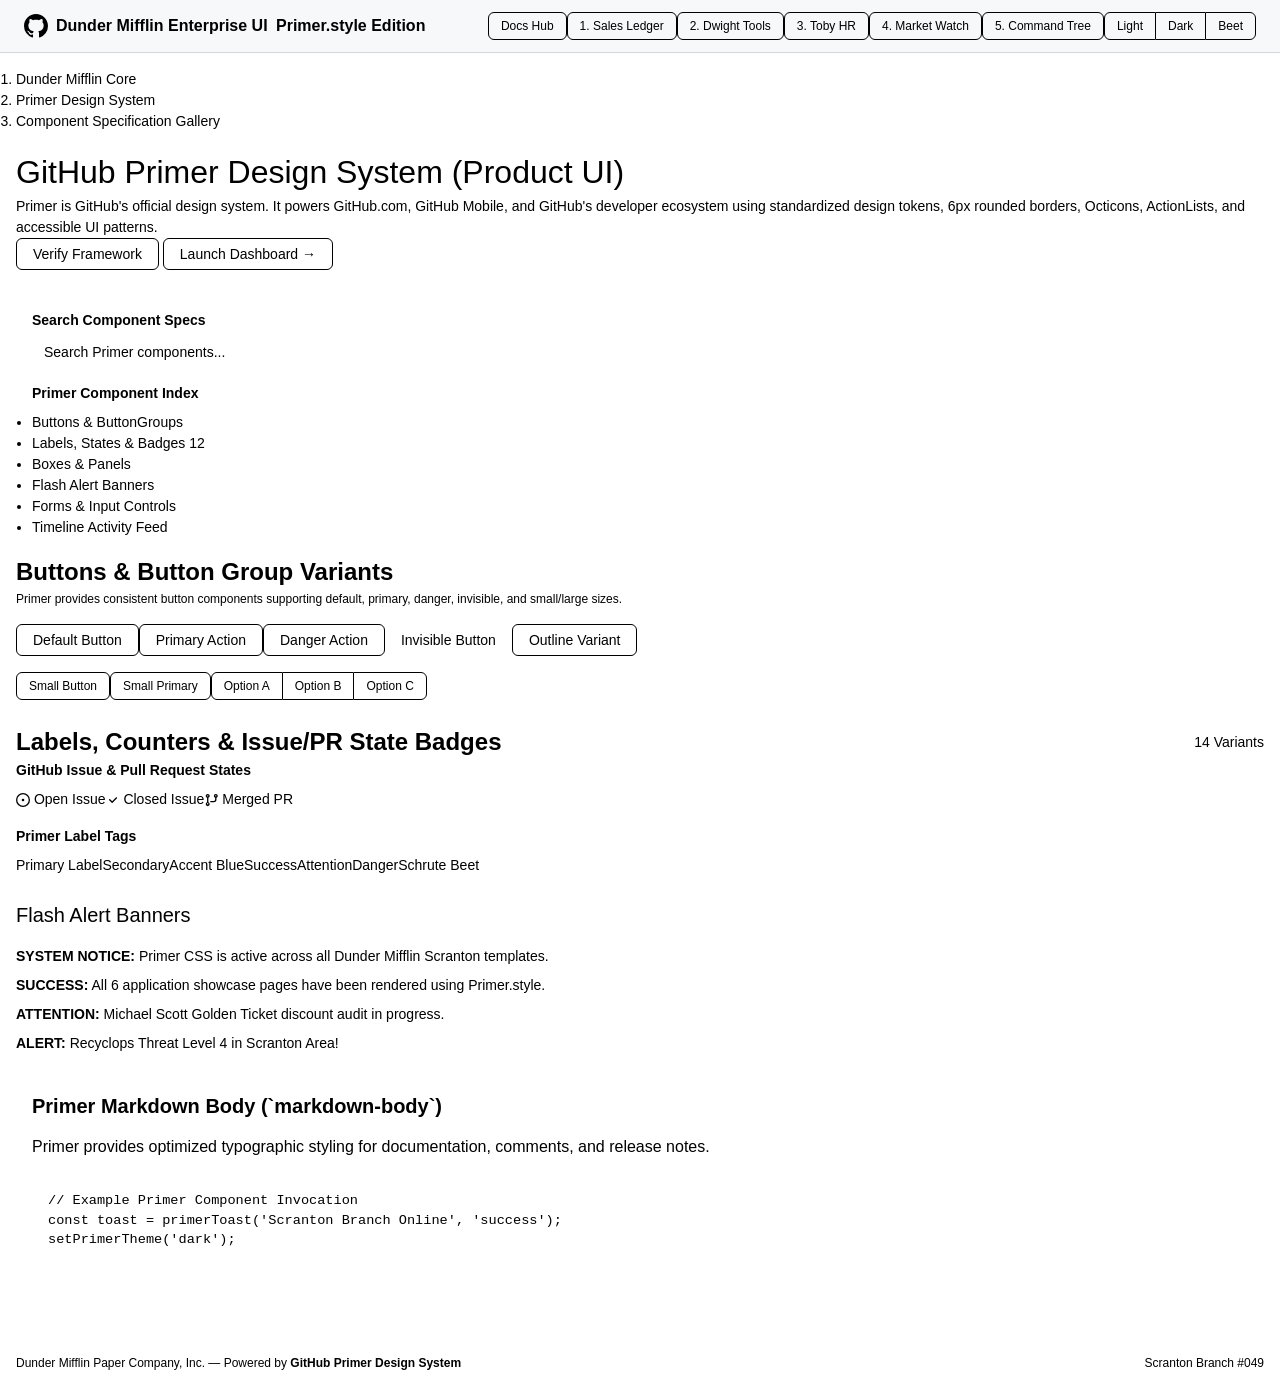
<file: index.html>
<!DOCTYPE html>
<html lang="en" data-color-mode="light">
<head>
  <meta charset="UTF-8">
  <meta name="viewport" content="width=device-width, initial-scale=1.0">
  <title>Primer Design System — Documentation Hub & Showcase</title>
  <link rel="stylesheet" href="primer-official.css">
  <link rel="stylesheet" href="primer-app.css">
  <script src="primer-components.js" defer></script>
</head>
<body>

  <!-- GitHub Header Bar -->
  <header class="Primer-Header d-flex flex-items-center flex-justify-between">
    <div class="Primer-Header-brand">
      <svg class="octicon octicon-mark-github" viewBox="0 0 16 16" width="24" height="24" fill="currentColor" aria-hidden="true"><path d="M8 0c4.42 0 8 3.58 8 8a8.013 8.013 0 0 1-5.45 7.59c-.4.08-.55-.17-.55-.38 0-.27.01-1.13.01-2.2 0-.75-.25-1.23-.54-1.48 1.78-.2 3.65-.88 3.65-3.95 0-.88-.31-1.59-.82-2.15.08-.2.36-1.02-.08-2.12 0 0-.67-.22-2.2.82-.64-.18-1.32-.27-2-.27-.68 0-1.36.09-2 .27-1.53-1.03-2.2-.82-2.2-.82-.44 1.1-.16 1.92-.08 2.12-.51.56-.82 1.28-.82 2.15 0 3.06 1.86 3.75 3.64 3.95-.23.2-.44.55-.51 1.07-.46.21-1.61.55-2.33-.66-.15-.24-.6-.83-1.23-.82-.67.01-.27.38.01.53.34.19.73.9.82 1.13.16.45.68 1.31 2.69.94 0 .67.01 1.3.01 1.49 0 .21-.15.45-.55.38A7.995 7.995 0 0 1 0 8c0-4.42 3.58-8 8-8Z"></path></svg>
      <span>Dunder Mifflin Enterprise UI <span class="Label Label--secondary ml-1">Primer.style Edition</span></span>
    </div>

    <div class="d-flex flex-items-center gap-3">
      <nav class="d-flex gap-2" aria-label="Main Navigation">
        <a href="index.html" class="btn btn-sm btn-primary" aria-current="page">Docs Hub</a>
        <a href="dashboard.html" class="btn btn-sm">1. Sales Ledger</a>
        <a href="tools.html" class="btn btn-sm">2. Dwight Tools</a>
        <a href="control-panel.html" class="btn btn-sm">3. Toby HR</a>
        <a href="terminal.html" class="btn btn-sm">4. Market Watch</a>
        <a href="workflow.html" class="btn btn-sm">5. Command Tree</a>
      </nav>

      <!-- Theme Mode Selector Buttons -->
      <div class="BtnGroup" role="group" aria-label="Primer Color Mode">
        <button type="button" class="BtnGroup-item btn btn-sm btn-primary" data-primer-theme-btn="light" onclick="setPrimerTheme('light')">Light</button>
        <button type="button" class="BtnGroup-item btn btn-sm" data-primer-theme-btn="dark" onclick="setPrimerTheme('dark')">Dark</button>
        <button type="button" class="BtnGroup-item btn btn-sm" data-primer-theme-btn="beet" onclick="setPrimerTheme('beet')">Beet</button>
      </div>
    </div>
  </header>

  <!-- Page Layout -->
  <div class="primer-app-container">
    
    <!-- Wayfinding Breadcrumb -->
    <nav aria-label="Breadcrumb" class="mb-3">
      <ol class="breadcrumb">
        <li class="breadcrumb-item"><a href="index.html">Dunder Mifflin Core</a></li>
        <li class="breadcrumb-item"><a href="index.html">Primer Design System</a></li>
        <li class="breadcrumb-item breadcrumb-item-selected" aria-current="page">Component Specification Gallery</li>
      </ol>
    </nav>

    <!-- Subhead Header -->
    <div class="Subhead mb-4">
      <div class="Subhead-heading">
        <h1 class="f1-light">GitHub Primer Design System (Product UI)</h1>
      </div>
      <div class="Subhead-description">
        Primer is GitHub's official design system. It powers GitHub.com, GitHub Mobile, and GitHub's developer ecosystem using standardized design tokens, 6px rounded borders, Octicons, ActionLists, and accessible UI patterns.
      </div>
      <div class="Subhead-actions">
        <button type="button" class="btn btn-primary" onclick="primerToast('Primer.style Theme Loaded!', 'success')">Verify Framework</button>
        <a href="dashboard.html" class="btn">Launch Dashboard →</a>
      </div>
    </div>

    <!-- Main Container Grid -->
    <div class="Layout Layout--sidebarPosition-start Layout--sidebar-wide">
      
      <!-- Sidebar -->
      <div class="Layout-sidebar">
        <div class="Box p-3">
          <div class="form-group mt-0 mb-3">
            <div class="form-group-header">
              <label for="component-search">Search Component Specs</label>
            </div>
            <div class="form-group-body">
              <input class="form-control input-block" type="text" id="component-search" placeholder="Search Primer components...">
            </div>
          </div>

          <h3 class="f5 text-bold mb-2">Primer Component Index</h3>
          <ul class="ActionList" role="list">
            <li class="ActionListItem ActionListItem--subtle">
              <a href="#buttons" class="ActionListContent">
                <span class="ActionListItem-label">Buttons & ButtonGroups</span>
              </a>
            </li>
            <li class="ActionListItem">
              <a href="#labels" class="ActionListContent">
                <span class="ActionListItem-label">Labels, States & Badges</span>
                <span class="ActionListItem-visual ActionListItem-visual--trailing">
                  <span class="Counter">12</span>
                </span>
              </a>
            </li>
            <li class="ActionListItem">
              <a href="#boxes" class="ActionListContent">
                <span class="ActionListItem-label">Boxes & Panels</span>
              </a>
            </li>
            <li class="ActionListItem">
              <a href="#alerts" class="ActionListContent">
                <span class="ActionListItem-label">Flash Alert Banners</span>
              </a>
            </li>
            <li class="ActionListItem">
              <a href="#forms" class="ActionListContent">
                <span class="ActionListItem-label">Forms & Input Controls</span>
              </a>
            </li>
            <li class="ActionListItem">
              <a href="#timeline" class="ActionListContent">
                <span class="ActionListItem-label">Timeline Activity Feed</span>
              </a>
            </li>
          </ul>
        </div>
      </div>

      <!-- Main Content Showcase -->
      <div class="Layout-main">
        
        <!-- 1. Buttons Showcase -->
        <section id="buttons" class="Box mb-4">
          <div class="Box-header">
            <h2 class="Box-title">Buttons & Button Group Variants</h2>
          </div>
          <div class="Box-body">
            <p class="text-muted f6 mb-3">Primer provides consistent button components supporting default, primary, danger, invisible, and small/large sizes.</p>
            
            <div class="d-flex flex-wrap gap-2 mb-3">
              <button type="button" class="btn">Default Button</button>
              <button type="button" class="btn btn-primary">Primary Action</button>
              <button type="button" class="btn btn-danger">Danger Action</button>
              <button type="button" class="btn btn-invisible">Invisible Button</button>
              <button type="button" class="btn btn-outline">Outline Variant</button>
            </div>

            <div class="d-flex flex-wrap gap-2 flex-items-center">
              <button type="button" class="btn btn-sm">Small Button</button>
              <button type="button" class="btn btn-sm btn-primary">Small Primary</button>
              <div class="BtnGroup">
                <button type="button" class="BtnGroup-item btn btn-sm selected">Option A</button>
                <button type="button" class="BtnGroup-item btn btn-sm">Option B</button>
                <button type="button" class="BtnGroup-item btn btn-sm">Option C</button>
              </div>
            </div>
          </div>
        </section>

        <!-- 2. Labels & States Showcase -->
        <section id="labels" class="Box mb-4">
          <div class="Box-header d-flex flex-items-center flex-justify-between">
            <h2 class="Box-title">Labels, Counters & Issue/PR State Badges</h2>
            <span class="Counter Counter--gray-light">14 Variants</span>
          </div>
          <div class="Box-body">
            <div class="mb-3">
              <h4 class="f5 text-bold mb-2">GitHub Issue & Pull Request States</h4>
              <div class="d-flex flex-wrap gap-2">
                <span class="State State--open"><svg class="octicon octicon-issue-opened" viewBox="0 0 16 16" width="14" height="14" fill="currentColor" aria-hidden="true"><path d="M8 9.5a1.5 1.5 0 1 0 0-3 1.5 1.5 0 0 0 0 3Z"></path><path d="M8 0a8 8 0 1 1 0 16A8 8 0 0 1 8 0ZM1.5 8a6.5 6.5 0 1 0 13 0 6.5 6.5 0 0 0-13 0Z"></path></svg> Open Issue</span>
                <span class="State State--closed"><svg class="octicon octicon-issue-closed" viewBox="0 0 16 16" width="14" height="14" fill="currentColor" aria-hidden="true"><path d="M11.28 4.22a.75.75 0 0 1 0 1.06L7.06 9.5 4.72 7.16a.751.751 0 0 0-1.042.018.751.751 0 0 0-.018 1.042l2.87 2.87a.75.75 0 0 0 1.06 0l4.75-4.75a.75.75 0 0 0 0-1.06Z"></path></svg> Closed Issue</span>
                <span class="State State--merged"><svg class="octicon octicon-git-merge" viewBox="0 0 16 16" width="14" height="14" fill="currentColor" aria-hidden="true"><path d="M5 3.25a.75.75 0 1 1-1.5 0 .75.75 0 0 1 1.5 0zm0 2.122a2.25 2.25 0 1 0-1.5 0v5.256a2.251 2.251 0 1 0 1.5 0V5.372zm0 6.878a.75.75 0 1 1-1.5 0 .75.75 0 0 1 1.5 0zm9.25-9a.75.75 0 1 1-1.5 0 .75.75 0 0 1 1.5 0zm0 2.122a2.25 2.25 0 1 0-1.5 0V7.5a1.5 1.5 0 0 1-1.5 1.5H7.75a.75.75 0 0 0 0 1.5h3.5A3 3 0 0 0 14.25 7.5V5.372z"></path></svg> Merged PR</span>
              </div>
            </div>

            <div>
              <h4 class="f5 text-bold mb-2">Primer Label Tags</h4>
              <div class="d-flex flex-wrap gap-2">
                <span class="Label Label--primary">Primary Label</span>
                <span class="Label Label--secondary">Secondary</span>
                <span class="Label Label--accent">Accent Blue</span>
                <span class="Label Label--success">Success</span>
                <span class="Label Label--attention">Attention</span>
                <span class="Label Label--danger">Danger</span>
                <span class="Label Label--purple">Schrute Beet</span>
              </div>
            </div>
          </div>
        </section>

        <!-- 3. Flash Alert Banners Showcase -->
        <section id="alerts" class="mb-4">
          <h2 class="f3-light mb-3">Flash Alert Banners</h2>
          
          <div class="Flash Flash--default mb-2">
            <span class="text-bold">SYSTEM NOTICE:</span> Primer CSS is active across all Dunder Mifflin Scranton templates.
          </div>

          <div class="Flash Flash--success mb-2">
            <span class="text-bold">SUCCESS:</span> All 6 application showcase pages have been rendered using Primer.style.
          </div>

          <div class="Flash Flash--warning mb-2">
            <span class="text-bold">ATTENTION:</span> Michael Scott Golden Ticket discount audit in progress.
          </div>

          <div class="Flash Flash--danger">
            <span class="text-bold">ALERT:</span> Recyclops Threat Level 4 in Scranton Area!
          </div>
        </section>

        <!-- 4. Markdown Body Showcase -->
        <section class="Box p-3">
          <div class="markdown-body">
            <h3>Primer Markdown Body (`markdown-body`)</h3>
            <p>Primer provides optimized typographic styling for documentation, comments, and release notes.</p>
            
            <pre><code>// Example Primer Component Invocation
const toast = primerToast('Scranton Branch Online', 'success');
setPrimerTheme('dark');</code></pre>
          </div>
        </section>

      </div>

    </div>

  </div>

  <!-- Footer -->
  <footer class="primer-app-container border-top text-center color-fg-muted f6 py-4 mt-5">
    <div class="d-flex flex-justify-between flex-items-center">
      <span>Dunder Mifflin Paper Company, Inc. — Powered by <strong>GitHub Primer Design System</strong></span>
      <span>Scranton Branch #049</span>
    </div>
  </footer>

</body>
</html>
</file>
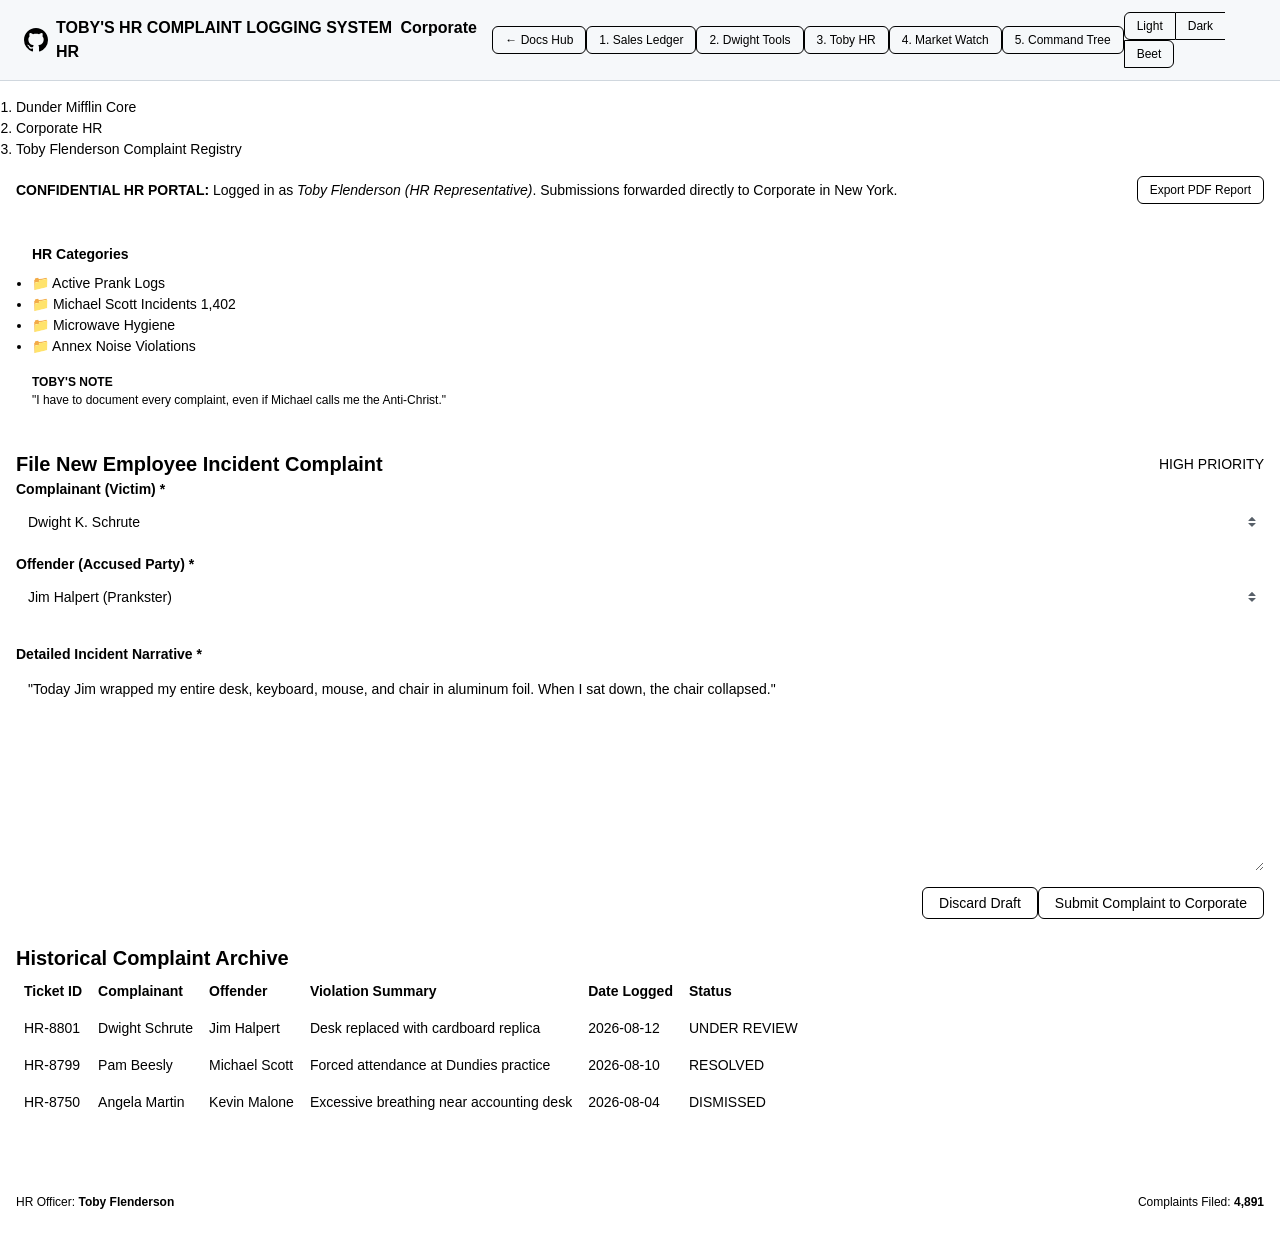
<file: control-panel.html>
<!DOCTYPE html>
<html lang="en" data-color-mode="light">
<head>
  <meta charset="UTF-8">
  <meta name="viewport" content="width=device-width, initial-scale=1.0">
  <title>Toby's HR Complaint System — Primer Design System</title>
  <link rel="stylesheet" href="primer-official.css">
  <link rel="stylesheet" href="primer-app.css">
  <script src="primer-components.js" defer></script>
</head>
<body>

  <!-- GitHub Header Bar -->
  <header class="Primer-Header d-flex flex-items-center flex-justify-between">
    <div class="Primer-Header-brand">
      <svg class="octicon octicon-mark-github" viewBox="0 0 16 16" width="24" height="24" fill="currentColor" aria-hidden="true"><path d="M8 0c4.42 0 8 3.58 8 8a8.013 8.013 0 0 1-5.45 7.59c-.4.08-.55-.17-.55-.38 0-.27.01-1.13.01-2.2 0-.75-.25-1.23-.54-1.48 1.78-.2 3.65-.88 3.65-3.95 0-.88-.31-1.59-.82-2.15.08-.2.36-1.02-.08-2.12 0 0-.67-.22-2.2.82-.64-.18-1.32-.27-2-.27-.68 0-1.36.09-2 .27-1.53-1.03-2.2-.82-2.2-.82-.44 1.1-.16 1.92-.08 2.12-.51.56-.82 1.28-.82 2.15 0 3.06 1.86 3.75 3.64 3.95-.23.2-.44.55-.51 1.07-.46.21-1.61.55-2.33-.66-.15-.24-.6-.83-1.23-.82-.67.01-.27.38.01.53.34.19.73.9.82 1.13.16.45.68 1.31 2.69.94 0 .67.01 1.3.01 1.49 0 .21-.15.45-.55.38A7.995 7.995 0 0 1 0 8c0-4.42 3.58-8 8-8Z"></path></svg>
      <span>TOBY'S HR COMPLAINT LOGGING SYSTEM <span class="Label Label--secondary ml-1">Corporate HR</span></span>
    </div>

    <div class="d-flex flex-items-center gap-3">
      <nav class="d-flex gap-2" aria-label="Main Navigation">
        <a href="index.html" class="btn btn-sm">← Docs Hub</a>
        <a href="dashboard.html" class="btn btn-sm">1. Sales Ledger</a>
        <a href="tools.html" class="btn btn-sm">2. Dwight Tools</a>
        <a href="control-panel.html" class="btn btn-sm btn-primary" aria-current="page">3. Toby HR</a>
        <a href="terminal.html" class="btn btn-sm">4. Market Watch</a>
        <a href="workflow.html" class="btn btn-sm">5. Command Tree</a>
      </nav>

      <!-- Theme Mode Selector Buttons -->
      <div class="BtnGroup" role="group" aria-label="Primer Color Mode">
        <button type="button" class="BtnGroup-item btn btn-sm btn-primary" data-primer-theme-btn="light" onclick="setPrimerTheme('light')">Light</button>
        <button type="button" class="BtnGroup-item btn btn-sm" data-primer-theme-btn="dark" onclick="setPrimerTheme('dark')">Dark</button>
        <button type="button" class="BtnGroup-item btn btn-sm" data-primer-theme-btn="beet" onclick="setPrimerTheme('beet')">Beet</button>
      </div>
    </div>
  </header>

  <!-- Main Container -->
  <div class="primer-app-container">
    
    <!-- Wayfinding Breadcrumb -->
    <nav aria-label="Breadcrumb" class="mb-3">
      <ol class="breadcrumb">
        <li class="breadcrumb-item"><a href="index.html">Dunder Mifflin Core</a></li>
        <li class="breadcrumb-item"><a href="control-panel.html">Corporate HR</a></li>
        <li class="breadcrumb-item breadcrumb-item-selected" aria-current="page">Toby Flenderson Complaint Registry</li>
      </ol>
    </nav>

    <!-- Top Alert Banner -->
    <div class="Flash Flash--warning mb-4 d-flex flex-items-center flex-justify-between">
      <div>
        <strong>CONFIDENTIAL HR PORTAL:</strong> Logged in as <em>Toby Flenderson (HR Representative)</em>. Submissions forwarded directly to Corporate in New York.
      </div>
      <button type="button" class="btn btn-sm" onclick="primerToast('Complaint Log Exported to PDF', 'default')">Export PDF Report</button>
    </div>

    <!-- Layout Grid -->
    <div class="Layout Layout--sidebarPosition-start Layout--sidebar-wide">
      
      <!-- Left Category Sidebar -->
      <div class="Layout-sidebar">
        <div class="Box p-3 mb-4">
          <h3 class="f5 text-bold mb-2">HR Categories</h3>
          <ul class="ActionList" role="list">
            <li class="ActionListItem ActionListItem--subtle">
              <a href="#" class="ActionListContent">
                <span class="ActionListItem-label">📁 Active Prank Logs</span>
              </a>
            </li>
            <li class="ActionListItem">
              <a href="#" class="ActionListContent">
                <span class="ActionListItem-label">📁 Michael Scott Incidents</span>
                <span class="ActionListItem-visual ActionListItem-visual--trailing">
                  <span class="Counter">1,402</span>
                </span>
              </a>
            </li>
            <li class="ActionListItem">
              <a href="#" class="ActionListContent">
                <span class="ActionListItem-label">📁 Microwave Hygiene</span>
              </a>
            </li>
            <li class="ActionListItem">
              <a href="#" class="ActionListContent">
                <span class="ActionListItem-label">📁 Annex Noise Violations</span>
              </a>
            </li>
          </ul>

          <div class="Flash Flash--default mt-3">
            <div class="text-bold f6 color-fg-muted">TOBY'S NOTE</div>
            <div class="f6 color-fg-subtle">"I have to document every complaint, even if Michael calls me the Anti-Christ."</div>
          </div>
        </div>
      </div>

      <!-- Main Form & Table Content -->
      <div class="Layout-main">
        
        <!-- Form Box -->
        <form id="hr-form" class="Box mb-4" onsubmit="handleComplaintSubmit(event)">
          <div class="Box-header d-flex flex-items-center flex-justify-between">
            <h3 class="Box-title">File New Employee Incident Complaint</h3>
            <span class="Label Label--danger">HIGH PRIORITY</span>
          </div>

          <div class="Box-body">
            <div class="gutter-sm d-flex flex-wrap">
              <div class="col-6 col-md-12 mb-3">
                <div class="form-group mt-0 mb-0">
                  <div class="form-group-header">
                    <label for="complainant-select">Complainant (Victim) <span class="color-fg-danger">*</span></label>
                  </div>
                  <div class="form-group-body">
                    <select id="complainant-select" class="form-select input-block">
                      <option selected>Dwight K. Schrute</option>
                      <option>Jim Halpert</option>
                      <option>Pam Beesly</option>
                      <option>Angela Martin</option>
                      <option>Kevin Malone</option>
                    </select>
                  </div>
                </div>
              </div>

              <div class="col-6 col-md-12 mb-3">
                <div class="form-group mt-0 mb-0">
                  <div class="form-group-header">
                    <label for="offender-select">Offender (Accused Party) <span class="color-fg-danger">*</span></label>
                  </div>
                  <div class="form-group-body">
                    <select id="offender-select" class="form-select input-block">
                      <option selected>Jim Halpert (Prankster)</option>
                      <option>Michael G. Scott (Regional Manager)</option>
                      <option>Creed Bratton (Unknown)</option>
                    </select>
                  </div>
                </div>
              </div>
            </div>

            <div class="form-group mb-3">
              <div class="form-group-header">
                <label for="incident-text">Detailed Incident Narrative <span class="color-fg-danger">*</span></label>
              </div>
              <div class="form-group-body">
                <textarea id="incident-text" class="form-control input-block" style="min-height:80px;">"Today Jim wrapped my entire desk, keyboard, mouse, and chair in aluminum foil. When I sat down, the chair collapsed."</textarea>
              </div>
            </div>

            <div class="d-flex flex-justify-end gap-2">
              <button type="button" class="btn" onclick="resetHRForm()">Discard Draft</button>
              <button type="submit" class="btn btn-primary">Submit Complaint to Corporate</button>
            </div>
          </div>
        </form>

        <!-- Complaint Table Box -->
        <div class="Box">
          <div class="Box-header">
            <h3 class="Box-title">Historical Complaint Archive</h3>
          </div>

          <div class="table-responsive">
            <table id="complaint-table" class="js-primer-sortable-table w-100" style="border-collapse: collapse;">
              <thead>
                <tr class="color-bg-subtle border-bottom">
                  <th class="p-2 text-left sortable">Ticket ID</th>
                  <th class="p-2 text-left sortable">Complainant</th>
                  <th class="p-2 text-left sortable">Offender</th>
                  <th class="p-2 text-left">Violation Summary</th>
                  <th class="p-2 text-left sortable">Date Logged</th>
                  <th class="p-2 text-left sortable">Status</th>
                </tr>
              </thead>
              <tbody>
                <tr class="Box-row">
                  <td class="p-2 font-mono">HR-8801</td>
                  <td class="p-2">Dwight Schrute</td>
                  <td class="p-2">Jim Halpert</td>
                  <td class="p-2">Desk replaced with cardboard replica</td>
                  <td class="p-2">2026-08-12</td>
                  <td class="p-2"><span class="Label Label--attention">UNDER REVIEW</span></td>
                </tr>
                <tr class="Box-row">
                  <td class="p-2 font-mono">HR-8799</td>
                  <td class="p-2">Pam Beesly</td>
                  <td class="p-2">Michael Scott</td>
                  <td class="p-2">Forced attendance at Dundies practice</td>
                  <td class="p-2">2026-08-10</td>
                  <td class="p-2"><span class="Label Label--success">RESOLVED</span></td>
                </tr>
                <tr class="Box-row">
                  <td class="p-2 font-mono">HR-8750</td>
                  <td class="p-2">Angela Martin</td>
                  <td class="p-2">Kevin Malone</td>
                  <td class="p-2">Excessive breathing near accounting desk</td>
                  <td class="p-2">2026-08-04</td>
                  <td class="p-2"><span class="Label Label--secondary">DISMISSED</span></td>
                </tr>
              </tbody>
            </table>
          </div>
        </div>

      </div>

    </div>

  </div>

  <!-- Footer -->
  <footer class="primer-app-container border-top text-center color-fg-muted f6 py-4 mt-5">
    <div class="d-flex flex-justify-between flex-items-center">
      <span>HR Officer: <strong>Toby Flenderson</strong></span>
      <span>Complaints Filed: <strong>4,891</strong></span>
    </div>
  </footer>

  <script>
    function escapeHTML(str) {
      if (!str) return '';
      return String(str)
        .replace(/&/g, '&amp;')
        .replace(/</g, '&lt;')
        .replace(/>/g, '&gt;')
        .replace(/"/g, '&quot;')
        .replace(/'/g, '&#039;');
    }

    function resetHRForm() {
      const form = document.getElementById('hr-form');
      if (form) {
        form.reset();
        primerToast('Draft Complaint Cleared', 'default');
      }
    }

    function handleComplaintSubmit(e) {
      e.preventDefault();
      const comp = escapeHTML(document.getElementById('complainant-select').value);
      const off = escapeHTML(document.getElementById('offender-select').value);
      const rawDesc = document.getElementById('incident-text').value;
      const desc = escapeHTML(rawDesc);

      primerToast(`HR Complaint Logged: ${comp} vs ${off}! Filed to NY.`, 'success');

      const tbody = document.querySelector('#complaint-table tbody');
      if (tbody) {
        const tr = document.createElement('tr');
        tr.className = 'Box-row';
        const nextId = 'HR-' + Math.floor(8802 + Math.random() * 100);
        const today = new Date().toISOString().split('T')[0];
        const displayDesc = desc.length > 35 ? desc.substring(0, 35) + '...' : desc;

        tr.innerHTML = `
          <td class="p-2 font-mono">${nextId}</td>
          <td class="p-2">${comp}</td>
          <td class="p-2">${off}</td>
          <td class="p-2">${displayDesc}</td>
          <td class="p-2">${today}</td>
          <td class="p-2"><span class="Label Label--attention">FILED TO NY</span></td>
        `;
        tbody.insertBefore(tr, tbody.firstChild);
      }

      resetHRForm();
    }
  </script>

</body>
</html>
</file>
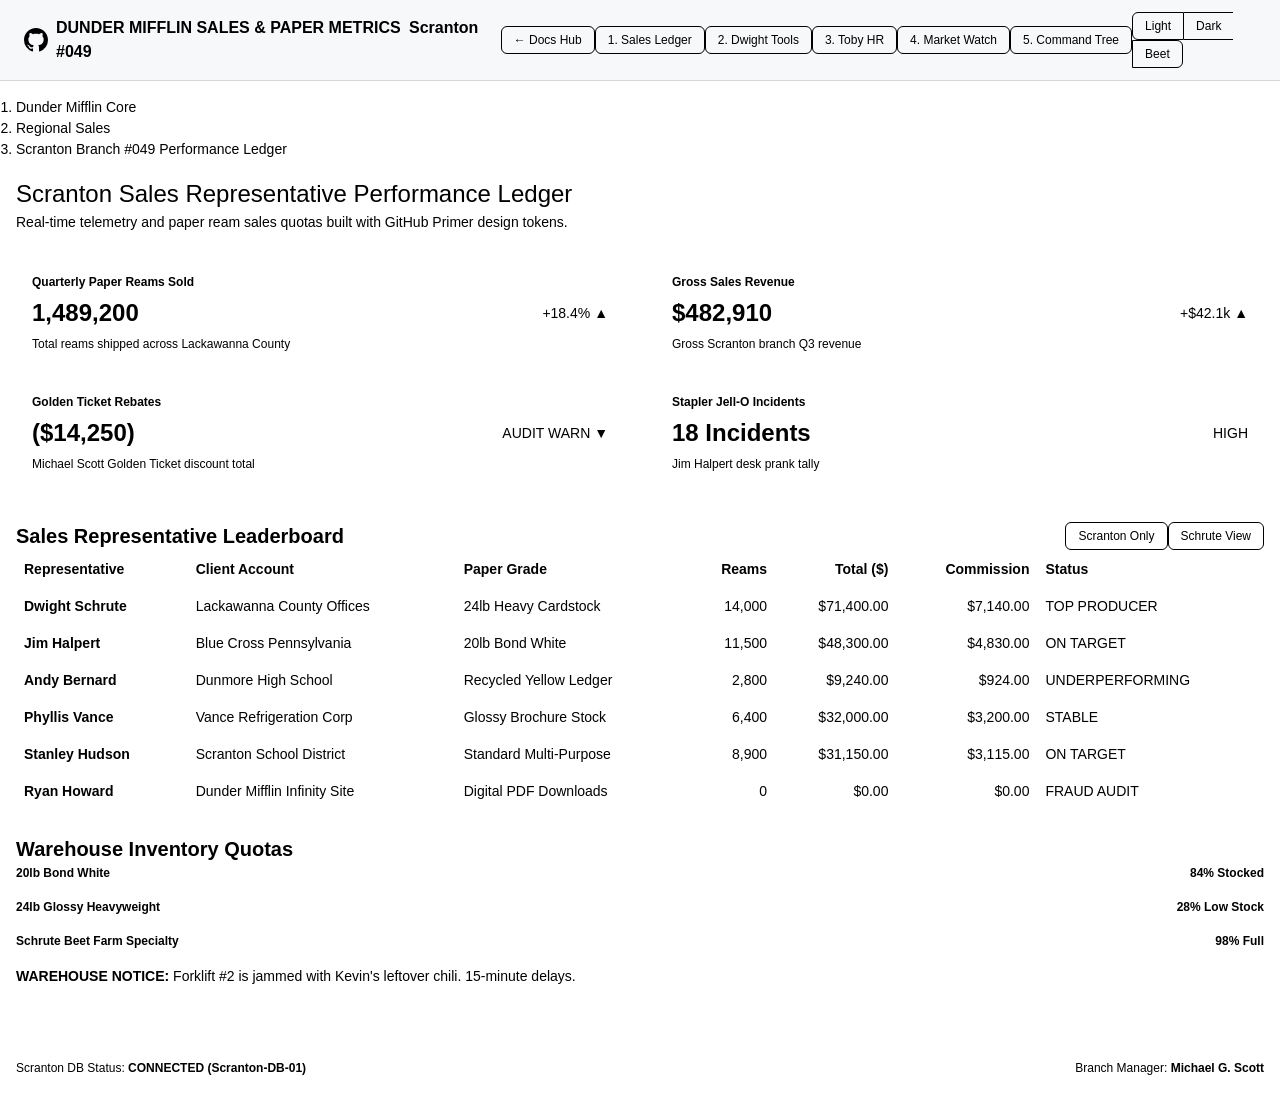
<file: dashboard.html>
<!DOCTYPE html>
<html lang="en" data-color-mode="light">
<head>
  <meta charset="UTF-8">
  <meta name="viewport" content="width=device-width, initial-scale=1.0">
  <title>Enterprise Sales Dashboard — Primer Design System</title>
  <link rel="stylesheet" href="primer-official.css">
  <link rel="stylesheet" href="primer-app.css">
  <script src="primer-components.js" defer></script>
</head>
<body>

  <!-- GitHub Header Bar -->
  <header class="Primer-Header d-flex flex-items-center flex-justify-between">
    <div class="Primer-Header-brand">
      <svg class="octicon octicon-mark-github" viewBox="0 0 16 16" width="24" height="24" fill="currentColor" aria-hidden="true"><path d="M8 0c4.42 0 8 3.58 8 8a8.013 8.013 0 0 1-5.45 7.59c-.4.08-.55-.17-.55-.38 0-.27.01-1.13.01-2.2 0-.75-.25-1.23-.54-1.48 1.78-.2 3.65-.88 3.65-3.95 0-.88-.31-1.59-.82-2.15.08-.2.36-1.02-.08-2.12 0 0-.67-.22-2.2.82-.64-.18-1.32-.27-2-.27-.68 0-1.36.09-2 .27-1.53-1.03-2.2-.82-2.2-.82-.44 1.1-.16 1.92-.08 2.12-.51.56-.82 1.28-.82 2.15 0 3.06 1.86 3.75 3.64 3.95-.23.2-.44.55-.51 1.07-.46.21-1.61.55-2.33-.66-.15-.24-.6-.83-1.23-.82-.67.01-.27.38.01.53.34.19.73.9.82 1.13.16.45.68 1.31 2.69.94 0 .67.01 1.3.01 1.49 0 .21-.15.45-.55.38A7.995 7.995 0 0 1 0 8c0-4.42 3.58-8 8-8Z"></path></svg>
      <span>DUNDER MIFFLIN SALES & PAPER METRICS <span class="Label Label--secondary ml-1">Scranton #049</span></span>
    </div>

    <div class="d-flex flex-items-center gap-3">
      <nav class="d-flex gap-2" aria-label="Main Navigation">
        <a href="index.html" class="btn btn-sm">← Docs Hub</a>
        <a href="dashboard.html" class="btn btn-sm btn-primary" aria-current="page">1. Sales Ledger</a>
        <a href="tools.html" class="btn btn-sm">2. Dwight Tools</a>
        <a href="control-panel.html" class="btn btn-sm">3. Toby HR</a>
        <a href="terminal.html" class="btn btn-sm">4. Market Watch</a>
        <a href="workflow.html" class="btn btn-sm">5. Command Tree</a>
      </nav>

      <!-- Theme Mode Selector Buttons -->
      <div class="BtnGroup" role="group" aria-label="Primer Color Mode">
        <button type="button" class="BtnGroup-item btn btn-sm btn-primary" data-primer-theme-btn="light" onclick="setPrimerTheme('light')">Light</button>
        <button type="button" class="BtnGroup-item btn btn-sm" data-primer-theme-btn="dark" onclick="setPrimerTheme('dark')">Dark</button>
        <button type="button" class="BtnGroup-item btn btn-sm" data-primer-theme-btn="beet" onclick="setPrimerTheme('beet')">Beet</button>
      </div>
    </div>
  </header>

  <!-- Main Container -->
  <div class="primer-app-container">
    
    <!-- Wayfinding Breadcrumb -->
    <nav aria-label="Breadcrumb" class="mb-3">
      <ol class="breadcrumb">
        <li class="breadcrumb-item"><a href="index.html">Dunder Mifflin Core</a></li>
        <li class="breadcrumb-item"><a href="dashboard.html">Regional Sales</a></li>
        <li class="breadcrumb-item breadcrumb-item-selected" aria-current="page">Scranton Branch #049 Performance Ledger</li>
      </ol>
    </nav>

    <!-- Subhead -->
    <div class="Subhead mb-4">
      <div class="Subhead-heading">
        <h1 class="f2-light">Scranton Sales Representative Performance Ledger</h1>
      </div>
      <div class="Subhead-description">
        Real-time telemetry and paper ream sales quotas built with GitHub Primer design tokens.
      </div>
    </div>

    <!-- Top KPI Row -->
    <div class="gutter-sm d-flex flex-wrap mb-4">
      <div class="col-3 col-md-6 mb-2">
        <div class="Box p-3">
          <div class="color-fg-muted f6 text-bold mb-1">Quarterly Paper Reams Sold</div>
          <div class="d-flex flex-items-center flex-justify-between">
            <span class="f2 text-bold">1,489,200</span>
            <span class="State State--open">+18.4% ▲</span>
          </div>
          <div class="color-fg-subtle f6 mt-1">Total reams shipped across Lackawanna County</div>
        </div>
      </div>

      <div class="col-3 col-md-6 mb-2">
        <div class="Box p-3">
          <div class="color-fg-muted f6 text-bold mb-1">Gross Sales Revenue</div>
          <div class="d-flex flex-items-center flex-justify-between">
            <span class="f2 text-bold">$482,910</span>
            <span class="State State--open">+$42.1k ▲</span>
          </div>
          <div class="color-fg-subtle f6 mt-1">Gross Scranton branch Q3 revenue</div>
        </div>
      </div>

      <div class="col-3 col-md-6 mb-2">
        <div class="Box p-3">
          <div class="color-fg-muted f6 text-bold mb-1">Golden Ticket Rebates</div>
          <div class="d-flex flex-items-center flex-justify-between">
            <span class="f2 text-bold text-danger">($14,250)</span>
            <span class="State State--closed">AUDIT WARN ▼</span>
          </div>
          <div class="color-fg-subtle f6 mt-1">Michael Scott Golden Ticket discount total</div>
        </div>
      </div>

      <div class="col-3 col-md-6 mb-2">
        <div class="Box p-3">
          <div class="color-fg-muted f6 text-bold mb-1">Stapler Jell-O Incidents</div>
          <div class="d-flex flex-items-center flex-justify-between">
            <span class="f2 text-bold text-attention">18 Incidents</span>
            <span class="Label Label--danger">HIGH</span>
          </div>
          <div class="color-fg-subtle f6 mt-1">Jim Halpert desk prank tally</div>
        </div>
      </div>
    </div>

    <!-- Main Section: Leaderboard & Inventory -->
    <div class="Layout Layout--sidebarPosition-end">
      
      <!-- Leaderboard Main Box -->
      <div class="Layout-main">
        <div class="Box mb-4">
          <div class="Box-header d-flex flex-items-center flex-justify-between">
            <h3 class="Box-title">Sales Representative Leaderboard</h3>
            <div class="d-flex gap-2">
              <button type="button" class="btn btn-sm" onclick="primerToast('Filtered Scranton Branch Data', 'default')">Scranton Only</button>
              <button type="button" class="btn btn-sm btn-primary" onclick="primerToast('Dwight Schrute is Top Producer!', 'success')">Schrute View</button>
            </div>
          </div>

          <div class="table-responsive">
            <table class="table-responsive js-primer-sortable-table w-100" style="border-collapse: collapse;">
              <thead>
                <tr class="color-bg-subtle border-bottom">
                  <th class="p-2 text-left sortable">Representative</th>
                  <th class="p-2 text-left sortable">Client Account</th>
                  <th class="p-2 text-left sortable">Paper Grade</th>
                  <th class="p-2 text-right sortable">Reams</th>
                  <th class="p-2 text-right sortable">Total ($)</th>
                  <th class="p-2 text-right sortable">Commission</th>
                  <th class="p-2 text-left sortable">Status</th>
                </tr>
              </thead>
              <tbody>
                <tr class="Box-row">
                  <td class="p-2 text-bold color-fg-default">Dwight Schrute</td>
                  <td class="p-2">Lackawanna County Offices</td>
                  <td class="p-2">24lb Heavy Cardstock</td>
                  <td class="p-2 text-right">14,000</td>
                  <td class="p-2 text-right">$71,400.00</td>
                  <td class="p-2 text-right">$7,140.00</td>
                  <td class="p-2"><span class="Label Label--purple">TOP PRODUCER</span></td>
                </tr>
                <tr class="Box-row">
                  <td class="p-2 text-bold color-fg-default">Jim Halpert</td>
                  <td class="p-2">Blue Cross Pennsylvania</td>
                  <td class="p-2">20lb Bond White</td>
                  <td class="p-2 text-right">11,500</td>
                  <td class="p-2 text-right">$48,300.00</td>
                  <td class="p-2 text-right">$4,830.00</td>
                  <td class="p-2"><span class="Label Label--success">ON TARGET</span></td>
                </tr>
                <tr class="Box-row">
                  <td class="p-2 text-bold color-fg-default">Andy Bernard</td>
                  <td class="p-2">Dunmore High School</td>
                  <td class="p-2">Recycled Yellow Ledger</td>
                  <td class="p-2 text-right">2,800</td>
                  <td class="p-2 text-right">$9,240.00</td>
                  <td class="p-2 text-right">$924.00</td>
                  <td class="p-2"><span class="Label Label--attention">UNDERPERFORMING</span></td>
                </tr>
                <tr class="Box-row">
                  <td class="p-2 text-bold color-fg-default">Phyllis Vance</td>
                  <td class="p-2">Vance Refrigeration Corp</td>
                  <td class="p-2">Glossy Brochure Stock</td>
                  <td class="p-2 text-right">6,400</td>
                  <td class="p-2 text-right">$32,000.00</td>
                  <td class="p-2 text-right">$3,200.00</td>
                  <td class="p-2"><span class="Label Label--accent">STABLE</span></td>
                </tr>
                <tr class="Box-row">
                  <td class="p-2 text-bold color-fg-default">Stanley Hudson</td>
                  <td class="p-2">Scranton School District</td>
                  <td class="p-2">Standard Multi-Purpose</td>
                  <td class="p-2 text-right">8,900</td>
                  <td class="p-2 text-right">$31,150.00</td>
                  <td class="p-2 text-right">$3,115.00</td>
                  <td class="p-2"><span class="Label Label--success">ON TARGET</span></td>
                </tr>
                <tr class="Box-row">
                  <td class="p-2 text-bold color-fg-default">Ryan Howard</td>
                  <td class="p-2">Dunder Mifflin Infinity Site</td>
                  <td class="p-2">Digital PDF Downloads</td>
                  <td class="p-2 text-right">0</td>
                  <td class="p-2 text-right">$0.00</td>
                  <td class="p-2 text-right">$0.00</td>
                  <td class="p-2"><span class="Label Label--danger">FRAUD AUDIT</span></td>
                </tr>
              </tbody>
            </table>
          </div>
        </div>
      </div>

      <!-- Warehouse Inventory Sidebar -->
      <div class="Layout-sidebar">
        <div class="Box">
          <div class="Box-header">
            <h3 class="Box-title">Warehouse Inventory Quotas</h3>
          </div>
          <div class="Box-body">
            
            <div class="mb-3">
              <div class="d-flex flex-justify-between f6 text-bold mb-1">
                <span>20lb Bond White</span>
                <span class="color-fg-success">84% Stocked</span>
              </div>
              <span class="Progress">
                <span class="Progress-item color-bg-success-emphasis" style="width: 84%;"></span>
              </span>
            </div>

            <div class="mb-3">
              <div class="d-flex flex-justify-between f6 text-bold mb-1">
                <span>24lb Glossy Heavyweight</span>
                <span class="color-fg-attention">28% Low Stock</span>
              </div>
              <span class="Progress">
                <span class="Progress-item color-bg-attention-emphasis" style="width: 28%;"></span>
              </span>
            </div>

            <div class="mb-3">
              <div class="d-flex flex-justify-between f6 text-bold mb-1">
                <span>Schrute Beet Farm Specialty</span>
                <span class="color-fg-accent">98% Full</span>
              </div>
              <span class="Progress">
                <span class="Progress-item color-bg-done-emphasis" style="width: 98%;"></span>
              </span>
            </div>

            <div class="Flash Flash--warning mt-3">
              <strong>WAREHOUSE NOTICE:</strong> Forklift #2 is jammed with Kevin's leftover chili. 15-minute delays.
            </div>

          </div>
        </div>
      </div>

    </div>

  </div>

  <!-- Footer -->
  <footer class="primer-app-container border-top text-center color-fg-muted f6 py-4 mt-5">
    <div class="d-flex flex-justify-between flex-items-center">
      <span>Scranton DB Status: <strong>CONNECTED (Scranton-DB-01)</strong></span>
      <span>Branch Manager: <strong>Michael G. Scott</strong></span>
    </div>
  </footer>

</body>
</html>
</file>
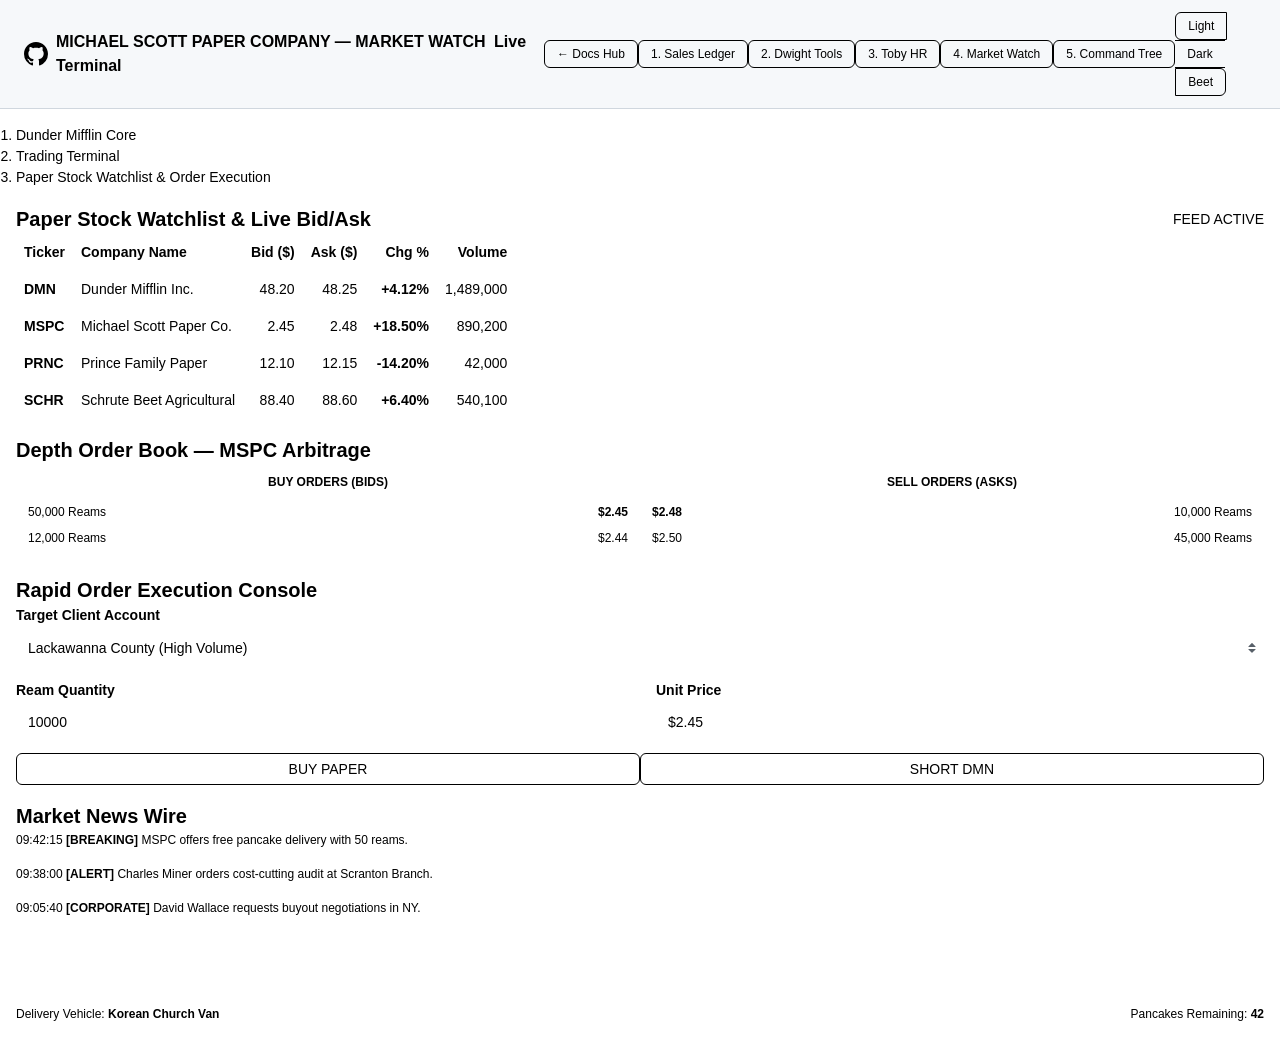
<file: terminal.html>
<!DOCTYPE html>
<html lang="en" data-color-mode="dark">
<head>
  <meta charset="UTF-8">
  <meta name="viewport" content="width=device-width, initial-scale=1.0">
  <title>The Michael Scott Paper Company "Market Watch" — Primer Design System</title>
  <link rel="stylesheet" href="primer-official.css">
  <link rel="stylesheet" href="primer-app.css">
  <script src="primer-components.js" defer></script>
</head>
<body class="color-bg-subtle">

  <!-- GitHub Header Bar -->
  <header class="Primer-Header d-flex flex-items-center flex-justify-between">
    <div class="Primer-Header-brand">
      <svg class="octicon octicon-mark-github" viewBox="0 0 16 16" width="24" height="24" fill="currentColor" aria-hidden="true"><path d="M8 0c4.42 0 8 3.58 8 8a8.013 8.013 0 0 1-5.45 7.59c-.4.08-.55-.17-.55-.38 0-.27.01-1.13.01-2.2 0-.75-.25-1.23-.54-1.48 1.78-.2 3.65-.88 3.65-3.95 0-.88-.31-1.59-.82-2.15.08-.2.36-1.02-.08-2.12 0 0-.67-.22-2.2.82-.64-.18-1.32-.27-2-.27-.68 0-1.36.09-2 .27-1.53-1.03-2.2-.82-2.2-.82-.44 1.1-.16 1.92-.08 2.12-.51.56-.82 1.28-.82 2.15 0 3.06 1.86 3.75 3.64 3.95-.23.2-.44.55-.51 1.07-.46.21-1.61.55-2.33-.66-.15-.24-.6-.83-1.23-.82-.67.01-.27.38.01.53.34.19.73.9.82 1.13.16.45.68 1.31 2.69.94 0 .67.01 1.3.01 1.49 0 .21-.15.45-.55.38A7.995 7.995 0 0 1 0 8c0-4.42 3.58-8 8-8Z"></path></svg>
      <span>MICHAEL SCOTT PAPER COMPANY — MARKET WATCH <span class="Label Label--attention ml-1">Live Terminal</span></span>
    </div>

    <div class="d-flex flex-items-center gap-3">
      <nav class="d-flex gap-2" aria-label="Main Navigation">
        <a href="index.html" class="btn btn-sm">← Docs Hub</a>
        <a href="dashboard.html" class="btn btn-sm">1. Sales Ledger</a>
        <a href="tools.html" class="btn btn-sm">2. Dwight Tools</a>
        <a href="control-panel.html" class="btn btn-sm">3. Toby HR</a>
        <a href="terminal.html" class="btn btn-sm btn-primary" aria-current="page">4. Market Watch</a>
        <a href="workflow.html" class="btn btn-sm">5. Command Tree</a>
      </nav>

      <!-- Theme Mode Selector Buttons -->
      <div class="BtnGroup" role="group" aria-label="Primer Color Mode">
        <button type="button" class="BtnGroup-item btn btn-sm" data-primer-theme-btn="light" onclick="setPrimerTheme('light')">Light</button>
        <button type="button" class="BtnGroup-item btn btn-sm btn-primary" data-primer-theme-btn="dark" onclick="setPrimerTheme('dark')">Dark</button>
        <button type="button" class="BtnGroup-item btn btn-sm" data-primer-theme-btn="beet" onclick="setPrimerTheme('beet')">Beet</button>
      </div>
    </div>
  </header>

  <!-- Main Container -->
  <div class="primer-app-container">
    
    <!-- Wayfinding Breadcrumb -->
    <nav aria-label="Breadcrumb" class="mb-3">
      <ol class="breadcrumb">
        <li class="breadcrumb-item"><a href="index.html">Dunder Mifflin Core</a></li>
        <li class="breadcrumb-item"><a href="terminal.html">Trading Terminal</a></li>
        <li class="breadcrumb-item breadcrumb-item-selected" aria-current="page">Paper Stock Watchlist & Order Execution</li>
      </ol>
    </nav>

    <!-- Quadrant Layout -->
    <div class="gutter-sm d-flex flex-wrap">
      
      <!-- Q1 & Q2 Left Column -->
      <div class="col-7 col-md-12 mb-3">
        
        <!-- Q1 Watchlist -->
        <div class="Box mb-3">
          <div class="Box-header d-flex flex-items-center flex-justify-between">
            <h3 class="Box-title">Paper Stock Watchlist & Live Bid/Ask</h3>
            <span class="Label Label--success">FEED ACTIVE</span>
          </div>

          <div class="table-responsive">
            <table class="js-primer-sortable-table w-100" style="border-collapse: collapse;">
              <thead>
                <tr class="color-bg-subtle border-bottom">
                  <th class="p-2 text-left sortable">Ticker</th>
                  <th class="p-2 text-left sortable">Company Name</th>
                  <th class="p-2 text-right sortable">Bid ($)</th>
                  <th class="p-2 text-right sortable">Ask ($)</th>
                  <th class="p-2 text-right sortable">Chg %</th>
                  <th class="p-2 text-right sortable">Volume</th>
                </tr>
              </thead>
              <tbody>
                <tr class="Box-row">
                  <td class="p-2 font-mono text-bold color-fg-attention">DMN</td>
                  <td class="p-2">Dunder Mifflin Inc.</td>
                  <td class="p-2 text-right font-mono" id="dmn-bid">48.20</td>
                  <td class="p-2 text-right font-mono" id="dmn-ask">48.25</td>
                  <td class="p-2 text-right font-mono color-fg-success text-bold">+4.12%</td>
                  <td class="p-2 text-right font-mono">1,489,000</td>
                </tr>
                <tr class="Box-row">
                  <td class="p-2 font-mono text-bold color-fg-accent">MSPC</td>
                  <td class="p-2">Michael Scott Paper Co.</td>
                  <td class="p-2 text-right font-mono" id="mspc-bid">2.45</td>
                  <td class="p-2 text-right font-mono" id="mspc-ask">2.48</td>
                  <td class="p-2 text-right font-mono color-fg-success text-bold">+18.50%</td>
                  <td class="p-2 text-right font-mono">890,200</td>
                </tr>
                <tr class="Box-row">
                  <td class="p-2 font-mono text-bold color-fg-danger">PRNC</td>
                  <td class="p-2">Prince Family Paper</td>
                  <td class="p-2 text-right font-mono">12.10</td>
                  <td class="p-2 text-right font-mono">12.15</td>
                  <td class="p-2 text-right font-mono color-fg-danger text-bold">-14.20%</td>
                  <td class="p-2 text-right font-mono">42,000</td>
                </tr>
                <tr class="Box-row">
                  <td class="p-2 font-mono text-bold color-fg-done">SCHR</td>
                  <td class="p-2">Schrute Beet Agricultural</td>
                  <td class="p-2 text-right font-mono">88.40</td>
                  <td class="p-2 text-right font-mono">88.60</td>
                  <td class="p-2 text-right font-mono color-fg-success text-bold">+6.40%</td>
                  <td class="p-2 text-right font-mono">540,100</td>
                </tr>
              </tbody>
            </table>
          </div>
        </div>

        <!-- Q2 Depth Order Book -->
        <div class="Box">
          <div class="Box-header">
            <h3 class="Box-title">Depth Order Book — MSPC Arbitrage</h3>
          </div>
          <div class="Box-body d-flex p-0">
            <div style="flex:1;" class="border-right p-2">
              <div class="color-fg-success text-bold f6 mb-2 text-center">BUY ORDERS (BIDS)</div>
              <div class="d-flex flex-justify-between f6 p-1 border-bottom">
                <span>50,000 Reams</span>
                <span class="color-fg-success text-bold">$2.45</span>
              </div>
              <div class="d-flex flex-justify-between f6 p-1 border-bottom">
                <span>12,000 Reams</span>
                <span class="color-fg-success">$2.44</span>
              </div>
            </div>

            <div style="flex:1;" class="p-2">
              <div class="color-fg-danger text-bold f6 mb-2 text-center">SELL ORDERS (ASKS)</div>
              <div class="d-flex flex-justify-between f6 p-1 border-bottom">
                <span class="color-fg-danger text-bold">$2.48</span>
                <span>10,000 Reams</span>
              </div>
              <div class="d-flex flex-justify-between f6 p-1 border-bottom">
                <span class="color-fg-danger">$2.50</span>
                <span>45,000 Reams</span>
              </div>
            </div>
          </div>
        </div>

      </div>

      <!-- Q3 & Q4 Right Column -->
      <div class="col-5 col-md-12 mb-3">
        
        <!-- Q3 Order Entry -->
        <div class="Box mb-3">
          <div class="Box-header">
            <h3 class="Box-title">Rapid Order Execution Console</h3>
          </div>
          <div class="Box-body">
            <div class="form-group mt-0 mb-3">
              <div class="form-group-header">
                <label for="client-select">Target Client Account</label>
              </div>
              <div class="form-group-body">
                <select id="client-select" class="form-select input-block">
                  <option>Lackawanna County (High Volume)</option>
                  <option>Blue Cross PA (Jim Account)</option>
                </select>
              </div>
            </div>

            <div class="gutter-sm d-flex mb-3">
              <div class="col-6">
                <div class="form-group mt-0 mb-0">
                  <div class="form-group-header">
                    <label for="order-qty">Ream Quantity</label>
                  </div>
                  <div class="form-group-body">
                    <input id="order-qty" type="number" class="form-control input-block font-mono" value="10000">
                  </div>
                </div>
              </div>

              <div class="col-6">
                <div class="form-group mt-0 mb-0">
                  <div class="form-group-header">
                    <label for="order-price">Unit Price</label>
                  </div>
                  <div class="form-group-body">
                    <input id="order-price" type="text" class="form-control input-block font-mono" value="$2.45">
                  </div>
                </div>
              </div>
            </div>

            <div class="d-flex gap-2">
              <button type="button" class="btn btn-primary input-block" onclick="executeOrder('BUY')">BUY PAPER</button>
              <button type="button" class="btn btn-danger input-block" onclick="executeOrder('SHORT')">SHORT DMN</button>
            </div>
          </div>
        </div>

        <!-- Q4 News Wire -->
        <div class="Box">
          <div class="Box-header">
            <h3 class="Box-title">Market News Wire</h3>
          </div>
          <div class="Box-body f6">
            <div class="mb-2 pb-2 border-bottom">
              <span class="color-fg-subtle font-mono">09:42:15</span> <strong class="color-fg-attention">[BREAKING]</strong> MSPC offers free pancake delivery with 50 reams.
            </div>
            <div class="mb-2 pb-2 border-bottom">
              <span class="color-fg-subtle font-mono">09:38:00</span> <strong class="color-fg-danger">[ALERT]</strong> Charles Miner orders cost-cutting audit at Scranton Branch.
            </div>
            <div>
              <span class="color-fg-subtle font-mono">09:05:40</span> <strong class="color-fg-accent">[CORPORATE]</strong> David Wallace requests buyout negotiations in NY.
            </div>
          </div>
        </div>

      </div>

    </div>

  </div>

  <!-- Footer -->
  <footer class="primer-app-container border-top text-center color-fg-muted f6 py-4 mt-5">
    <div class="d-flex flex-justify-between flex-items-center">
      <span>Delivery Vehicle: <strong>Korean Church Van</strong></span>
      <span>Pancakes Remaining: <strong>42</strong></span>
    </div>
  </footer>

  <script>
    function executeOrder(type) {
      const qty = document.getElementById('order-qty').value || '10,000';
      const price = document.getElementById('order-price').value || '$2.45';

      if (type === 'BUY') {
        primerToast(`BUY ORDER EXECUTED: ${qty} Reams @ ${price} by Van!`, 'success');
      } else {
        primerToast(`SHORT SELL EXECUTED: ${qty} Reams @ ${price}!`, 'danger');
      }
    }

    // Dynamic Cell Flash Simulation
    setInterval(() => {
      if (document.hidden) return;
      const bid = document.getElementById('dmn-bid');
      const ask = document.getElementById('dmn-ask');
      if (bid && ask) {
        const delta = (Math.random() - 0.48) * 0.10;
        const newBid = (parseFloat(bid.textContent) + delta).toFixed(2);
        const newAsk = (parseFloat(newBid) + 0.05).toFixed(2);

        bid.textContent = newBid;
        ask.textContent = newAsk;

        const cls = delta > 0 ? 'flash-up' : 'flash-down';
        bid.classList.add(cls);
        ask.classList.add(cls);

        setTimeout(() => {
          bid.classList.remove('flash-up', 'flash-down');
          ask.classList.remove('flash-up', 'flash-down');
        }, 1000);
      }
    }, 2500);
  </script>

</body>
</html>
</file>
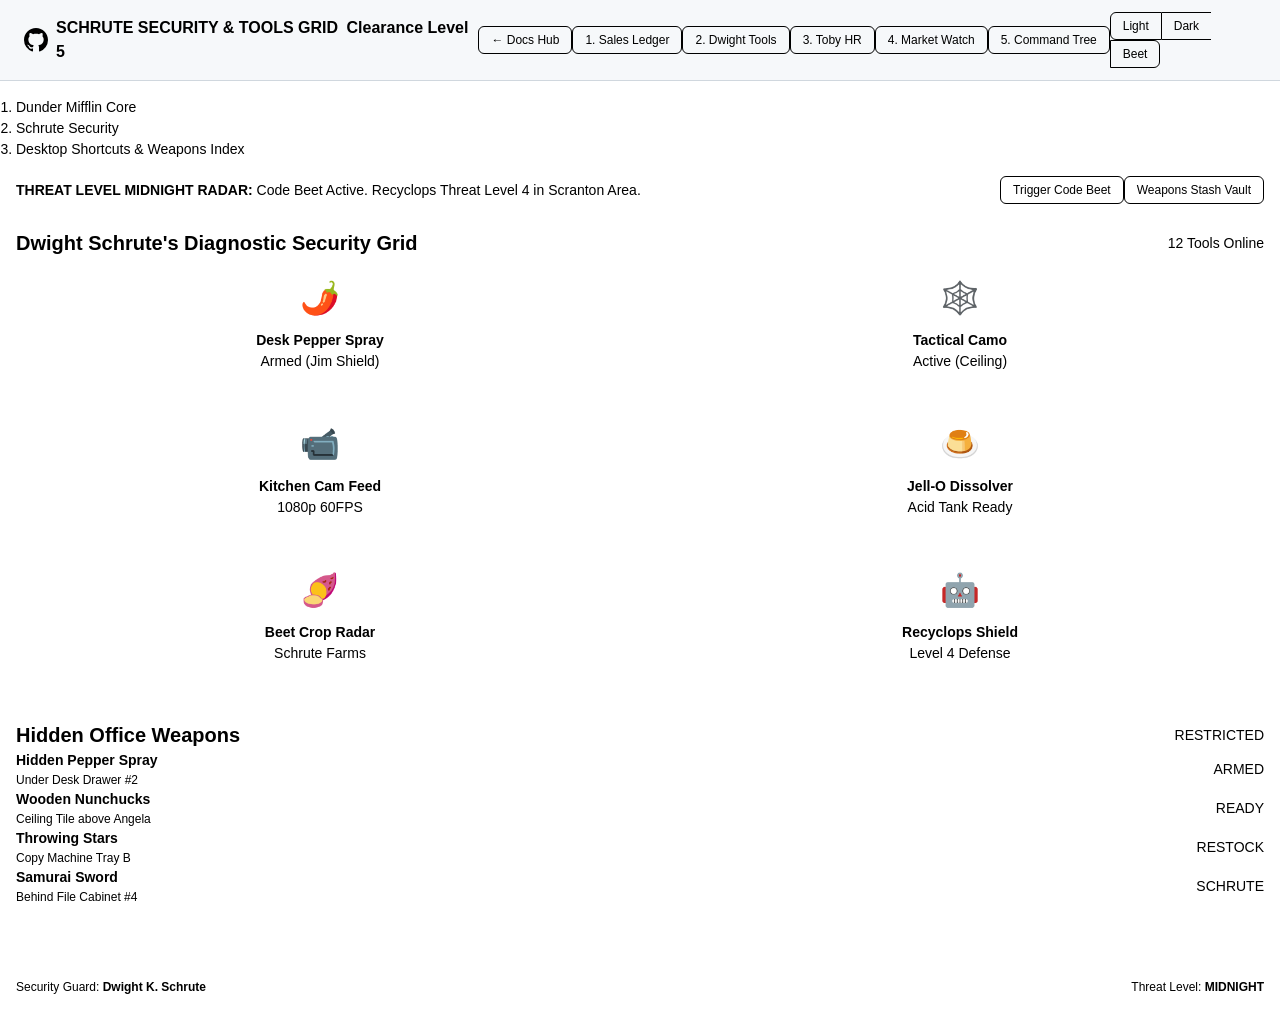
<file: tools.html>
<!DOCTYPE html>
<html lang="en" data-color-mode="light">
<head>
  <meta charset="UTF-8">
  <meta name="viewport" content="width=device-width, initial-scale=1.0">
  <title>Dwight's Security & OS Tools Grid — Primer Design System</title>
  <link rel="stylesheet" href="primer-official.css">
  <link rel="stylesheet" href="primer-app.css">
  <script src="primer-components.js" defer></script>
</head>
<body>

  <!-- GitHub Header Bar -->
  <header class="Primer-Header d-flex flex-items-center flex-justify-between">
    <div class="Primer-Header-brand">
      <svg class="octicon octicon-mark-github" viewBox="0 0 16 16" width="24" height="24" fill="currentColor" aria-hidden="true"><path d="M8 0c4.42 0 8 3.58 8 8a8.013 8.013 0 0 1-5.45 7.59c-.4.08-.55-.17-.55-.38 0-.27.01-1.13.01-2.2 0-.75-.25-1.23-.54-1.48 1.78-.2 3.65-.88 3.65-3.95 0-.88-.31-1.59-.82-2.15.08-.2.36-1.02-.08-2.12 0 0-.67-.22-2.2.82-.64-.18-1.32-.27-2-.27-.68 0-1.36.09-2 .27-1.53-1.03-2.2-.82-2.2-.82-.44 1.1-.16 1.92-.08 2.12-.51.56-.82 1.28-.82 2.15 0 3.06 1.86 3.75 3.64 3.95-.23.2-.44.55-.51 1.07-.46.21-1.61.55-2.33-.66-.15-.24-.6-.83-1.23-.82-.67.01-.27.38.01.53.34.19.73.9.82 1.13.16.45.68 1.31 2.69.94 0 .67.01 1.3.01 1.49 0 .21-.15.45-.55.38A7.995 7.995 0 0 1 0 8c0-4.42 3.58-8 8-8Z"></path></svg>
      <span>SCHRUTE SECURITY & TOOLS GRID <span class="Label Label--danger ml-1">Clearance Level 5</span></span>
    </div>

    <div class="d-flex flex-items-center gap-3">
      <nav class="d-flex gap-2" aria-label="Main Navigation">
        <a href="index.html" class="btn btn-sm">← Docs Hub</a>
        <a href="dashboard.html" class="btn btn-sm">1. Sales Ledger</a>
        <a href="tools.html" class="btn btn-sm btn-primary" aria-current="page">2. Dwight Tools</a>
        <a href="control-panel.html" class="btn btn-sm">3. Toby HR</a>
        <a href="terminal.html" class="btn btn-sm">4. Market Watch</a>
        <a href="workflow.html" class="btn btn-sm">5. Command Tree</a>
      </nav>

      <!-- Theme Mode Selector Buttons -->
      <div class="BtnGroup" role="group" aria-label="Primer Color Mode">
        <button type="button" class="BtnGroup-item btn btn-sm btn-primary" data-primer-theme-btn="light" onclick="setPrimerTheme('light')">Light</button>
        <button type="button" class="BtnGroup-item btn btn-sm" data-primer-theme-btn="dark" onclick="setPrimerTheme('dark')">Dark</button>
        <button type="button" class="BtnGroup-item btn btn-sm" data-primer-theme-btn="beet" onclick="setPrimerTheme('beet')">Beet</button>
      </div>
    </div>
  </header>

  <!-- Main Container -->
  <div class="primer-app-container">
    
    <!-- Wayfinding Breadcrumb -->
    <nav aria-label="Breadcrumb" class="mb-3">
      <ol class="breadcrumb">
        <li class="breadcrumb-item"><a href="index.html">Dunder Mifflin Core</a></li>
        <li class="breadcrumb-item"><a href="tools.html">Schrute Security</a></li>
        <li class="breadcrumb-item breadcrumb-item-selected" aria-current="page">Desktop Shortcuts & Weapons Index</li>
      </ol>
    </nav>

    <!-- Code Beet Alert Banner -->
    <div class="Flash Flash--danger mb-4 d-flex flex-items-center flex-justify-between">
      <div>
        <strong>THREAT LEVEL MIDNIGHT RADAR:</strong> Code Beet Active. Recyclops Threat Level 4 in Scranton Area.
      </div>
      <div class="d-flex gap-2">
        <button type="button" class="btn btn-sm btn-danger" onclick="primerToast('Code Beet Override Dispatched to Mose!', 'warning')">Trigger Code Beet</button>
        <button type="button" class="btn btn-sm" onclick="openPrimerModal('weapons-modal')">Weapons Stash Vault</button>
      </div>
    </div>

    <!-- Main Grid Section -->
    <div class="Layout Layout--sidebarPosition-end">
      
      <!-- Tools Grid Main Box -->
      <div class="Layout-main">
        <div class="Box mb-4">
          <div class="Box-header d-flex flex-items-center flex-justify-between">
            <h3 class="Box-title">Dwight Schrute's Diagnostic Security Grid</h3>
            <span class="Counter Counter--gray-light">12 Tools Online</span>
          </div>

          <div class="Box-body">
            <div class="gutter-sm d-flex flex-wrap">
              
              <div class="col-4 col-md-6 mb-3">
                <div class="Box p-3 text-center" style="cursor:pointer;" onclick="primerToast('Pepper Spray System: Armed', 'danger')">
                  <div class="f1 mb-2">🌶️</div>
                  <div class="f5 text-bold">Desk Pepper Spray</div>
                  <span class="Label Label--danger mt-2">Armed (Jim Shield)</span>
                </div>
              </div>

              <div class="col-4 col-md-6 mb-3">
                <div class="Box p-3 text-center" style="cursor:pointer;" onclick="primerToast('Camo Netting Deployed over Pam Desk', 'default')">
                  <div class="f1 mb-2">🕸️</div>
                  <div class="f5 text-bold">Tactical Camo</div>
                  <span class="Label Label--accent mt-2">Active (Ceiling)</span>
                </div>
              </div>

              <div class="col-4 col-md-6 mb-3">
                <div class="Box p-3 text-center" style="cursor:pointer;" onclick="primerToast('Kitchen Cam Feed #3: Clear', 'success')">
                  <div class="f1 mb-2">📹</div>
                  <div class="f5 text-bold">Kitchen Cam Feed</div>
                  <span class="Label Label--success mt-2">1080p 60FPS</span>
                </div>
              </div>

              <div class="col-4 col-md-6 mb-3">
                <div class="Box p-3 text-center" style="cursor:pointer;" onclick="primerToast('Jell-O Dissolver Unit Ready', 'warning')">
                  <div class="f1 mb-2">🍮</div>
                  <div class="f5 text-bold">Jell-O Dissolver</div>
                  <span class="Label Label--attention mt-2">Acid Tank Ready</span>
                </div>
              </div>

              <div class="col-4 col-md-6 mb-3">
                <div class="Box p-3 text-center" style="cursor:pointer;" onclick="primerToast('Beet Harvest Radar: 100%', 'success')">
                  <div class="f1 mb-2">🍠</div>
                  <div class="f5 text-bold">Beet Crop Radar</div>
                  <span class="Label Label--purple mt-2">Schrute Farms</span>
                </div>
              </div>

              <div class="col-4 col-md-6 mb-3">
                <div class="Box p-3 text-center" style="cursor:pointer;" onclick="primerToast('Recyclops Defense Active', 'danger')">
                  <div class="f1 mb-2">🤖</div>
                  <div class="f5 text-bold">Recyclops Shield</div>
                  <span class="Label Label--danger mt-2">Level 4 Defense</span>
                </div>
              </div>

            </div>
          </div>
        </div>
      </div>

      <!-- Hidden Weapons Sidebar Box -->
      <div class="Layout-sidebar">
        <div class="Box">
          <div class="Box-header d-flex flex-items-center flex-justify-between">
            <h3 class="Box-title">Hidden Office Weapons</h3>
            <span class="Label Label--danger">RESTRICTED</span>
          </div>

          <div class="Box-row d-flex flex-justify-between flex-items-center">
            <div>
              <div class="text-bold">Hidden Pepper Spray</div>
              <div class="color-fg-muted f6">Under Desk Drawer #2</div>
            </div>
            <span class="Label Label--success">ARMED</span>
          </div>

          <div class="Box-row d-flex flex-justify-between flex-items-center">
            <div>
              <div class="text-bold">Wooden Nunchucks</div>
              <div class="color-fg-muted f6">Ceiling Tile above Angela</div>
            </div>
            <span class="Label Label--success">READY</span>
          </div>

          <div class="Box-row d-flex flex-justify-between flex-items-center">
            <div>
              <div class="text-bold">Throwing Stars</div>
              <div class="color-fg-muted f6">Copy Machine Tray B</div>
            </div>
            <span class="Label Label--attention">RESTOCK</span>
          </div>

          <div class="Box-row d-flex flex-justify-between flex-items-center">
            <div>
              <div class="text-bold">Samurai Sword</div>
              <div class="color-fg-muted f6">Behind File Cabinet #4</div>
            </div>
            <span class="Label Label--purple">SCHRUTE</span>
          </div>

        </div>
      </div>

    </div>

  </div>

  <!-- Primer Dialog Modal -->
  <div id="weapons-modal" class="primer-dialog-backdrop">
    <div class="primer-dialog-window">
      <div class="Box-header d-flex flex-items-center flex-justify-between">
        <h3 class="Box-title">Dwight Schrute Security Passcode Vault</h3>
        <button type="button" class="btn-octicon" aria-label="Close" onclick="closePrimerModal('weapons-modal')">✕</button>
      </div>
      <div class="Box-body">
        <div class="Flash Flash--danger mb-3">
          <strong>RESTRICTED ACCESS:</strong> Authorization required by Assistant Regional Manager.
        </div>
        <div class="form-group mt-0 mb-3">
          <div class="form-group-header">
            <label for="sec-pass">Security Passcode</label>
          </div>
          <div class="form-group-body">
            <input class="form-control input-block" type="password" id="sec-pass" value="BearsBeetsBattlestarGalactica">
          </div>
        </div>
      </div>
      <div class="Box-footer d-flex flex-justify-end gap-2">
        <button type="button" class="btn" onclick="closePrimerModal('weapons-modal')">Cancel</button>
        <button type="button" class="btn btn-danger" onclick="primerToast('Security Vault Unlocked!', 'success'); closePrimerModal('weapons-modal');">Unlock Vault</button>
      </div>
    </div>
  </div>

  <!-- Footer -->
  <footer class="primer-app-container border-top text-center color-fg-muted f6 py-4 mt-5">
    <div class="d-flex flex-justify-between flex-items-center">
      <span>Security Guard: <strong>Dwight K. Schrute</strong></span>
      <span>Threat Level: <strong class="color-fg-danger">MIDNIGHT</strong></span>
    </div>
  </footer>

</body>
</html>
</file>
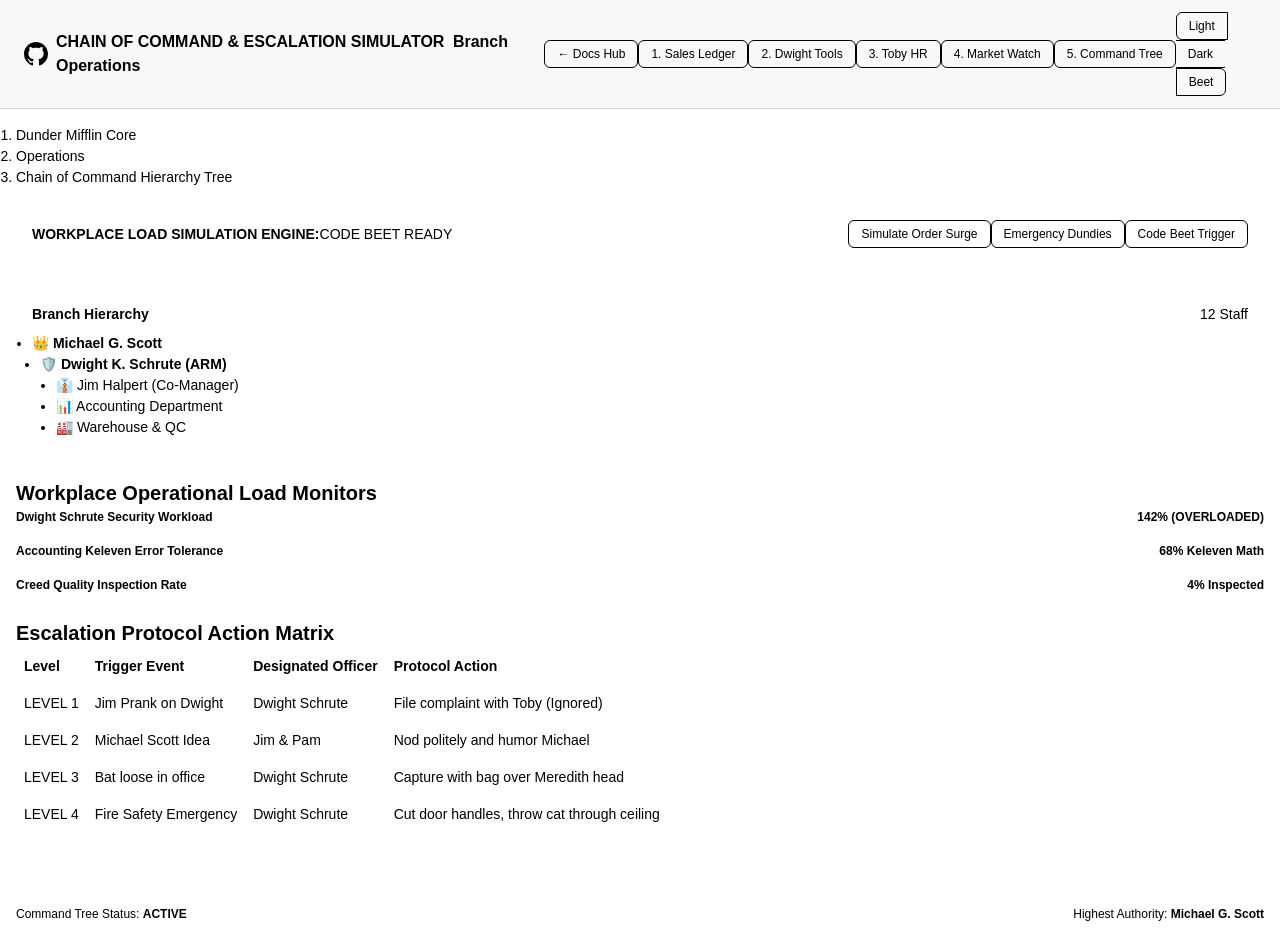
<file: workflow.html>
<!DOCTYPE html>
<html lang="en" data-color-mode="light">
<head>
  <meta charset="UTF-8">
  <meta name="viewport" content="width=device-width, initial-scale=1.0">
  <title>Assistant to the Regional Manager Chain of Command — Primer Design System</title>
  <link rel="stylesheet" href="primer-official.css">
  <link rel="stylesheet" href="primer-app.css">
  <script src="primer-components.js" defer></script>
</head>
<body>

  <!-- GitHub Header Bar -->
  <header class="Primer-Header d-flex flex-items-center flex-justify-between">
    <div class="Primer-Header-brand">
      <svg class="octicon octicon-mark-github" viewBox="0 0 16 16" width="24" height="24" fill="currentColor" aria-hidden="true"><path d="M8 0c4.42 0 8 3.58 8 8a8.013 8.013 0 0 1-5.45 7.59c-.4.08-.55-.17-.55-.38 0-.27.01-1.13.01-2.2 0-.75-.25-1.23-.54-1.48 1.78-.2 3.65-.88 3.65-3.95 0-.88-.31-1.59-.82-2.15.08-.2.36-1.02-.08-2.12 0 0-.67-.22-2.2.82-.64-.18-1.32-.27-2-.27-.68 0-1.36.09-2 .27-1.53-1.03-2.2-.82-2.2-.82-.44 1.1-.16 1.92-.08 2.12-.51.56-.82 1.28-.82 2.15 0 3.06 1.86 3.75 3.64 3.95-.23.2-.44.55-.51 1.07-.46.21-1.61.55-2.33-.66-.15-.24-.6-.83-1.23-.82-.67.01-.27.38.01.53.34.19.73.9.82 1.13.16.45.68 1.31 2.69.94 0 .67.01 1.3.01 1.49 0 .21-.15.45-.55.38A7.995 7.995 0 0 1 0 8c0-4.42 3.58-8 8-8Z"></path></svg>
      <span>CHAIN OF COMMAND & ESCALATION SIMULATOR <span class="Label Label--success ml-1">Branch Operations</span></span>
    </div>

    <div class="d-flex flex-items-center gap-3">
      <nav class="d-flex gap-2" aria-label="Main Navigation">
        <a href="index.html" class="btn btn-sm">← Docs Hub</a>
        <a href="dashboard.html" class="btn btn-sm">1. Sales Ledger</a>
        <a href="tools.html" class="btn btn-sm">2. Dwight Tools</a>
        <a href="control-panel.html" class="btn btn-sm">3. Toby HR</a>
        <a href="terminal.html" class="btn btn-sm">4. Market Watch</a>
        <a href="workflow.html" class="btn btn-sm btn-primary" aria-current="page">5. Command Tree</a>
      </nav>

      <!-- Theme Mode Selector Buttons -->
      <div class="BtnGroup" role="group" aria-label="Primer Color Mode">
        <button type="button" class="BtnGroup-item btn btn-sm btn-primary" data-primer-theme-btn="light" onclick="setPrimerTheme('light')">Light</button>
        <button type="button" class="BtnGroup-item btn btn-sm" data-primer-theme-btn="dark" onclick="setPrimerTheme('dark')">Dark</button>
        <button type="button" class="BtnGroup-item btn btn-sm" data-primer-theme-btn="beet" onclick="setPrimerTheme('beet')">Beet</button>
      </div>
    </div>
  </header>

  <!-- Main Container -->
  <div class="primer-app-container">
    
    <!-- Wayfinding Breadcrumb -->
    <nav aria-label="Breadcrumb" class="mb-3">
      <ol class="breadcrumb">
        <li class="breadcrumb-item"><a href="index.html">Dunder Mifflin Core</a></li>
        <li class="breadcrumb-item"><a href="workflow.html">Operations</a></li>
        <li class="breadcrumb-item breadcrumb-item-selected" aria-current="page">Chain of Command Hierarchy Tree</li>
      </ol>
    </nav>

    <!-- Toolbar Flash Banner -->
    <div class="Box p-3 mb-4 d-flex flex-items-center flex-justify-between flex-wrap gap-2 color-bg-subtle">
      <div class="d-flex flex-items-center gap-2">
        <strong class="f5">WORKPLACE LOAD SIMULATION ENGINE:</strong>
        <span class="Label Label--purple">CODE BEET READY</span>
      </div>
      <div class="d-flex gap-2">
        <button type="button" class="btn btn-sm btn-primary" onclick="primerToast('Simulating Golden Ticket Order Surge!', 'default')">Simulate Order Surge</button>
        <button type="button" class="btn btn-sm" onclick="primerToast('Emergency Dundie Award Drill Initiated!', 'warning')">Emergency Dundies</button>
        <button type="button" class="btn btn-sm btn-danger" onclick="primerToast('CODE BEET DISPATCHED TO ALL STAFF!', 'danger')">Code Beet Trigger</button>
      </div>
    </div>

    <!-- Main Section Grid -->
    <div class="Layout Layout--sidebarPosition-start Layout--sidebar-wide">
      
      <!-- Left Column Tree Hierarchy -->
      <div class="Layout-sidebar">
        <div class="Box p-3 mb-4">
          <div class="d-flex flex-items-center flex-justify-between mb-2">
            <h3 class="f5 text-bold">Branch Hierarchy</h3>
            <span class="Counter">12 Staff</span>
          </div>

          <ul class="ActionList" role="list">
            <li class="ActionListItem ActionListItem--subtle">
              <div class="ActionListContent">
                <span class="ActionListItem-label text-bold color-fg-accent">👑 Michael G. Scott</span>
              </div>
            </li>
            <li class="ActionListItem ml-2">
              <div class="ActionListContent">
                <span class="ActionListItem-label text-bold color-fg-done">🛡️ Dwight K. Schrute (ARM)</span>
              </div>
            </li>
            <li class="ActionListItem ml-4">
              <div class="ActionListContent">
                <span class="ActionListItem-label">👔 Jim Halpert (Co-Manager)</span>
              </div>
            </li>
            <li class="ActionListItem ml-4">
              <div class="ActionListContent">
                <span class="ActionListItem-label">📊 Accounting Department</span>
              </div>
            </li>
            <li class="ActionListItem ml-4">
              <div class="ActionListContent">
                <span class="ActionListItem-label">🏭 Warehouse & QC</span>
              </div>
            </li>
          </ul>
        </div>
      </div>

      <!-- Right Column Workload Monitors & Escalation Matrix -->
      <div class="Layout-main">
        
        <!-- Workload Monitors -->
        <div class="Box mb-4">
          <div class="Box-header">
            <h3 class="Box-title">Workplace Operational Load Monitors</h3>
          </div>

          <div class="Box-body">
            <div class="mb-3">
              <div class="d-flex flex-justify-between f6 text-bold mb-1">
                <span>Dwight Schrute Security Workload</span>
                <span class="color-fg-done">142% (OVERLOADED)</span>
              </div>
              <span class="Progress">
                <span class="Progress-item color-bg-done-emphasis" style="width: 100%;"></span>
              </span>
            </div>

            <div class="mb-3">
              <div class="d-flex flex-justify-between f6 text-bold mb-1">
                <span>Accounting Keleven Error Tolerance</span>
                <span class="color-fg-attention">68% Keleven Math</span>
              </div>
              <span class="Progress">
                <span class="Progress-item color-bg-attention-emphasis" style="width: 68%;"></span>
              </span>
            </div>

            <div class="mb-2">
              <div class="d-flex flex-justify-between f6 text-bold mb-1">
                <span>Creed Quality Inspection Rate</span>
                <span class="color-fg-danger">4% Inspected</span>
              </div>
              <span class="Progress">
                <span class="Progress-item color-bg-danger-emphasis" style="width: 4%;"></span>
              </span>
            </div>
          </div>
        </div>

        <!-- Escalation Matrix Box Table -->
        <div class="Box">
          <div class="Box-header">
            <h3 class="Box-title">Escalation Protocol Action Matrix</h3>
          </div>

          <div class="table-responsive">
            <table class="js-primer-sortable-table w-100" style="border-collapse: collapse;">
              <thead>
                <tr class="color-bg-subtle border-bottom">
                  <th class="p-2 text-left sortable">Level</th>
                  <th class="p-2 text-left sortable">Trigger Event</th>
                  <th class="p-2 text-left sortable">Designated Officer</th>
                  <th class="p-2 text-left">Protocol Action</th>
                </tr>
              </thead>
              <tbody>
                <tr class="Box-row">
                  <td class="p-2"><span class="Label Label--accent">LEVEL 1</span></td>
                  <td class="p-2">Jim Prank on Dwight</td>
                  <td class="p-2">Dwight Schrute</td>
                  <td class="p-2">File complaint with Toby (Ignored)</td>
                </tr>
                <tr class="Box-row">
                  <td class="p-2"><span class="Label Label--attention">LEVEL 2</span></td>
                  <td class="p-2">Michael Scott Idea</td>
                  <td class="p-2">Jim & Pam</td>
                  <td class="p-2">Nod politely and humor Michael</td>
                </tr>
                <tr class="Box-row">
                  <td class="p-2"><span class="Label Label--purple">LEVEL 3</span></td>
                  <td class="p-2">Bat loose in office</td>
                  <td class="p-2">Dwight Schrute</td>
                  <td class="p-2">Capture with bag over Meredith head</td>
                </tr>
                <tr class="Box-row">
                  <td class="p-2"><span class="Label Label--danger">LEVEL 4</span></td>
                  <td class="p-2">Fire Safety Emergency</td>
                  <td class="p-2">Dwight Schrute</td>
                  <td class="p-2">Cut door handles, throw cat through ceiling</td>
                </tr>
              </tbody>
            </table>
          </div>
        </div>

      </div>

    </div>

  </div>

  <!-- Footer -->
  <footer class="primer-app-container border-top text-center color-fg-muted f6 py-4 mt-5">
    <div class="d-flex flex-justify-between flex-items-center">
      <span>Command Tree Status: <strong>ACTIVE</strong></span>
      <span>Highest Authority: <strong>Michael G. Scott</strong></span>
    </div>
  </footer>

</body>
</html>
</file>
<file: primer-app.css>
/* ==========================================================================
   PRIMER APP STYLES & ACCENT OVERRIDES
   Leveraging official @primer/css (GitHub Design System)
   ========================================================================== */

@import url('primer-official.css');

/* Custom Schrute Beet Theme Extension for Primer CSS Tokens */
[data-color-mode="beet"] {
  --color-canvas-default: #210515;
  --color-canvas-overlay: #380a24;
  --color-canvas-subtle: #380a24;
  --color-canvas-inset: #1a0311;
  --color-border-default: #701a75;
  --color-border-muted: #500e34;
  
  --color-fg-default: #fef3c7;
  --color-fg-muted: #fde68a;
  --color-fg-subtle: #fbbf24;
  
  --color-accent-fg: #d97706;
  --color-accent-emphasis: #d97706;
  --color-accent-muted: rgba(217, 119, 6, 0.2);
  --color-accent-subtle: rgba(217, 119, 6, 0.15);
  
  --color-success-fg: #22c55e;
  --color-success-emphasis: #15803d;
  --color-attention-fg: #f59e0b;
  --color-attention-emphasis: #d97706;
  --color-danger-fg: #f87171;
  --color-danger-emphasis: #dc2626;
  --color-done-fg: #e879f9;
  --color-done-emphasis: #701a75;
}

/* Global App Shell & Layout Enhancements */
html, body {
  min-height: 100vh;
  font-family: -apple-system, BlinkMacSystemFont, "Segoe UI", "Noto Sans", Helvetica, Arial, sans-serif, "Apple Color Emoji", "Segoe UI Emoji";
  background-color: var(--color-canvas-default, #f6f8fa);
  color: var(--color-fg-default, #1F2328);
  transition: background-color 0.2s ease, color 0.2s ease;
}

.primer-app-container {
  max-width: 1280px;
  margin: 0 auto;
  padding: 16px;
}

/* Custom Header Navigation Bar */
.Primer-Header {
  background-color: var(--color-canvas-subtle, #f6f8fa);
  border-bottom: 1px solid var(--color-border-default, #d0d7de);
  padding: 12px 24px;
}

[data-color-mode="dark"] .Primer-Header {
  background-color: var(--color-canvas-subtle, #161b22);
  border-bottom: 1px solid var(--color-border-default, #30363d);
}

.Primer-Header-brand {
  font-weight: 600;
  font-size: 16px;
  display: flex;
  align-items: center;
  gap: 8px;
  color: var(--color-fg-default);
}

/* Responsive Table Wrapper */
.table-responsive {
  width: 100%;
  overflow-x: auto;
  -webkit-overflow-scrolling: touch;
}

/* Micro-flash keyframe animations for trading terminal */
@keyframes primer-flash-up {
  0%   { background-color: rgba(31, 136, 61, 0.35); }
  100% { background-color: transparent; }
}
@keyframes primer-flash-down {
  0%   { background-color: rgba(207, 34, 46, 0.35); }
  100% { background-color: transparent; }
}

.flash-up { animation: primer-flash-up 1s ease-out; }
.flash-down { animation: primer-flash-down 1s ease-out; }

/* Custom Modal Dialog Backdrop */
.primer-dialog-backdrop {
  position: fixed;
  top: 0;
  left: 0;
  right: 0;
  bottom: 0;
  background-color: rgba(14, 18, 22, 0.6);
  backdrop-filter: blur(2px);
  z-index: 999;
  display: flex;
  align-items: center;
  justify-content: center;
  opacity: 0;
  pointer-events: none;
  transition: opacity 0.15s ease;
}

.primer-dialog-backdrop.open {
  opacity: 1;
  pointer-events: auto;
}

.primer-dialog-window {
  width: 540px;
  max-width: 92vw;
  background-color: var(--color-canvas-default, #ffffff);
  border: 1px solid var(--color-border-default, #d0d7de);
  border-radius: 6px;
  box-shadow: 0 8px 24px rgba(14, 18, 22, 0.2);
  transform: translateY(-8px) scale(0.98);
  transition: transform 0.15s ease;
}

.primer-dialog-backdrop.open .primer-dialog-window {
  transform: translateY(0) scale(1);
}
</file>
